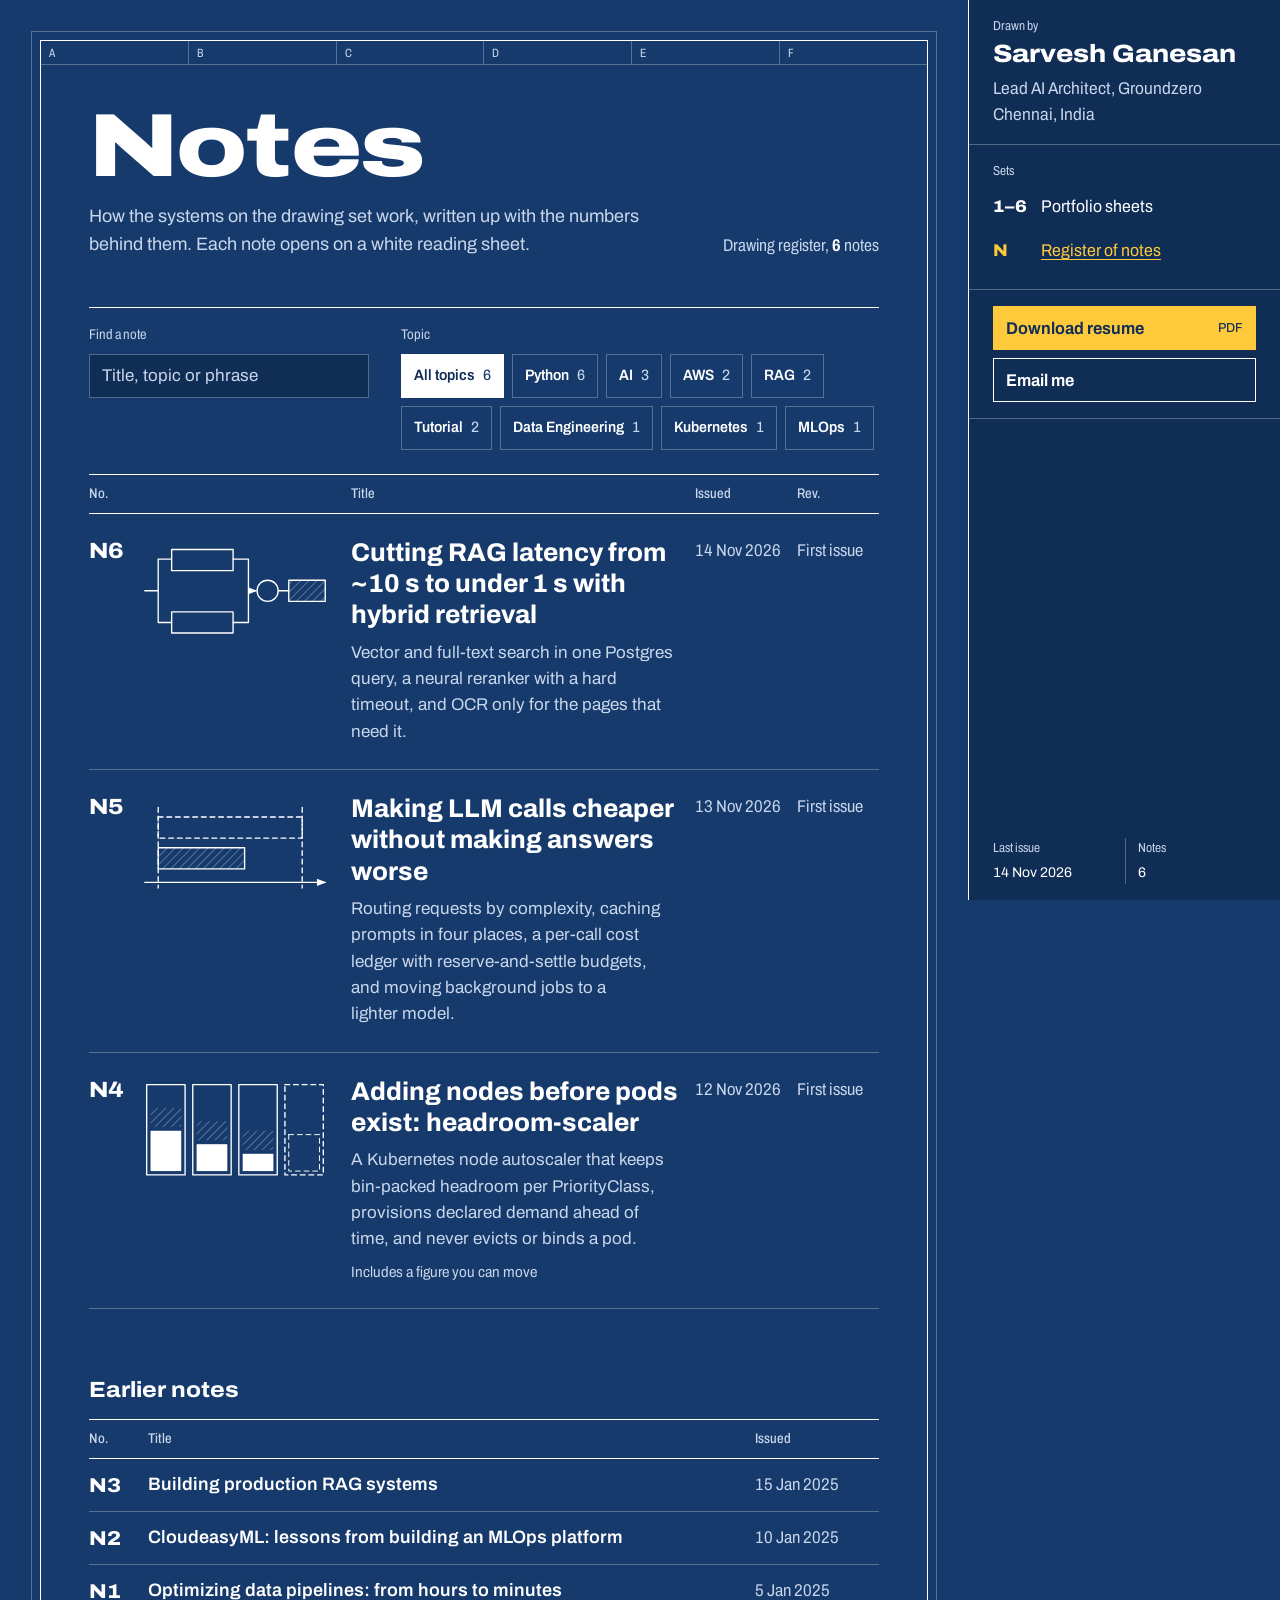
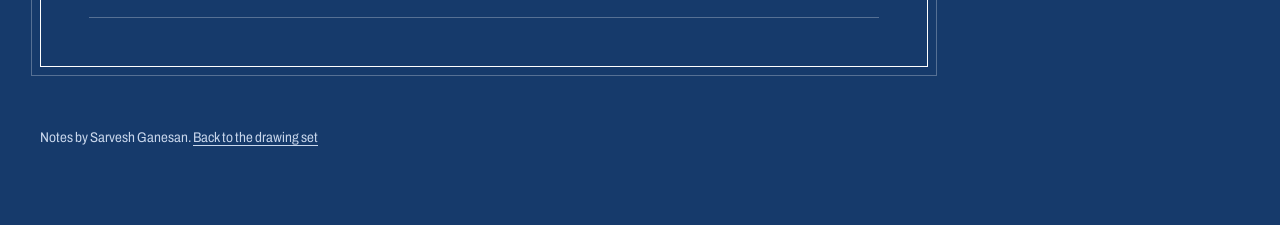
<file: index.html>
<!DOCTYPE html>
<html lang="en">
<head>
<meta charset="utf-8">
<meta name="viewport" content="width=device-width, initial-scale=1">
<title>Notes by Sarvesh Ganesan</title>
<meta name="description" content="Sarvesh Ganesan's engineering notes on agentic AI, retrieval, LLM cost and Kubernetes, kept as a drawing register.">
<meta name="author" content="Sarvesh Ganesan">
<meta name="robots" content="index, follow">
<meta name="theme-color" content="#163a6b">
<link rel="canonical" href="https://sarvesh-ganesanw.github.io/sarvesh-blog/">

<meta property="og:type" content="website">
<meta property="og:url" content="https://sarvesh-ganesanw.github.io/sarvesh-blog/">
<meta property="og:title" content="Notes by Sarvesh Ganesan">
<meta property="og:description" content="Engineering notes on agentic AI, retrieval, LLM cost and Kubernetes.">
<meta property="og:site_name" content="Notes by Sarvesh Ganesan">
<meta property="og:locale" content="en_US">

<meta name="twitter:card" content="summary">
<meta name="twitter:site" content="@sarveshganesan">
<meta name="twitter:creator" content="@sarveshganesan">
<meta name="twitter:title" content="Notes by Sarvesh Ganesan">
<meta name="twitter:description" content="Engineering notes on agentic AI, retrieval, LLM cost and Kubernetes.">

<link rel="preconnect" href="https://fonts.googleapis.com">
<link rel="preconnect" href="https://fonts.gstatic.com" crossorigin>
<link href="https://fonts.googleapis.com/css2?family=Archivo:ital,wdth,wght@0,62..125,100..900;1,62..125,100..900&display=swap" rel="stylesheet">
<link rel="stylesheet" href="style.css">
</head>
<body class="register-page">
<a class="skip" href="#register">Skip to the register</a>
<div class="set">

<header class="titleblock" aria-label="Title block">
  <div class="tb-cell tb-identity">
    <span class="tb-label">Drawn by</span>
    <p class="tb-name"><a href="https://sarvesh-ganesanw.github.io/sarvesh-portfolio/">Sarvesh Ganesan</a></p>
    <p class="tb-role">Lead AI Architect, Groundzero<br>Chennai, India</p>
  </div>
  <nav class="tb-cell tb-index" aria-label="Site">
    <span class="tb-label">Sets</span>
    <ul class="sheet-index">
      <li><a href="https://sarvesh-ganesanw.github.io/sarvesh-portfolio/"><span class="no">1–6</span><span class="t">Portfolio sheets</span></a></li>
      <li><a href="./" aria-current="page"><span class="no">N</span><span class="t">Register of notes</span></a></li>
    </ul>
  </nav>
  <div class="tb-cell tb-actions-cell">
    <div class="tb-actions">
      <a class="btn primary" href="https://sarvesh-ganesanw.github.io/sarvesh-portfolio/Sarvesh_Resume.pdf">Download resume <small>PDF</small></a>
      <a class="btn" href="mailto:sarveshganesan2002@gmail.com">Email me</a>
    </div>
  </div>
  <div class="tb-cell tb-foot">
    <div><span class="tb-label">Last issue</span><span class="nums" id="last-issue">–</span></div>
    <div><span class="tb-label">Notes</span><span class="nums" id="note-count">–</span></div>
  </div>
</header>

<main id="register">
<section class="sheet" aria-labelledby="reg-title">
  <div class="grid-ref" aria-hidden="true"><span>A</span><span>B</span><span>C</span><span>D</span><span>E</span><span>F</span></div>
  <div class="reg-intro">
    <div>
      <h1 class="reg-title" id="reg-title">Notes</h1>
      <p class="lede">How the systems on the drawing set work, written up with the numbers behind them. Each note opens on a white reading sheet.</p>
    </div>
    <p class="sheet-no" id="register-count" aria-live="polite">Drawing register</p>
  </div>

  <form class="finder" role="search" aria-label="Find a note" id="finder">
    <div>
      <label class="finder-label" for="search-input">Find a note</label>
      <div class="search-field">
        <input type="search" id="search-input" name="q" placeholder="Title, topic or phrase" autocomplete="off" spellcheck="false">
        <button type="button" class="clear-search" id="clear-search" aria-label="Clear the search" disabled>
          <svg viewBox="0 0 12 12" aria-hidden="true"><path d="M1 1 L11 11 M11 1 L1 11" stroke="currentColor" stroke-width="1.4"/></svg>
        </button>
      </div>
    </div>
    <fieldset class="layers">
      <legend class="finder-label">Topic</legend>
      <div class="layer-list" id="topic-list"></div>
    </fieldset>
  </form>

  <svg width="0" height="0" aria-hidden="true" style="position:absolute">
    <defs>
      <pattern id="hatch-s" width="6" height="6" patternUnits="userSpaceOnUse" patternTransform="rotate(45)"><line x1="0" y1="0" x2="0" y2="6" stroke="#fff" stroke-width="1" opacity=".6"/></pattern>
      <marker id="arr-s" viewBox="0 0 10 10" refX="9" refY="5" markerWidth="7" markerHeight="7" orient="auto-start-reverse"><path d="M0 1 L10 5 L0 9 z" fill="#fff"/></marker>
    </defs>
  </svg>

  <div id="register-current">
    <table class="register">
      <thead><tr><th scope="col">No.</th><th scope="col" class="plan-head"><span class="visually-hidden">Key plan</span></th><th scope="col">Title</th><th scope="col">Issued</th><th scope="col">Rev.</th></tr></thead>
      <tbody id="current-rows"></tbody>
    </table>
  </div>

  <div id="register-earlier">
    <h2 class="earlier-head">Earlier notes</h2>
    <table class="register earlier">
      <thead><tr><th scope="col">No.</th><th scope="col">Title</th><th scope="col">Issued</th></tr></thead>
      <tbody id="earlier-rows"></tbody>
    </table>
  </div>

  <div class="empty" id="register-empty" hidden>
    <h2>No note matches</h2>
    <p id="empty-detail">Try a shorter phrase, or show every note.</p>
    <button type="button" class="btn" id="show-all">Show all notes</button>
  </div>

  <noscript><p>The register is built by JavaScript. Turn it on to see the list of notes.</p></noscript>
</section>
<footer class="colophon">Notes by Sarvesh Ganesan. <a href="https://sarvesh-ganesanw.github.io/sarvesh-portfolio/">Back to the drawing set</a></footer>
</main>
</div>
<script type="module" src="script.js"></script>
</body>
</html>
</file>
<file: style.css>
/*
 * Sarvesh Ganesan, notes. The site is a drawing set: the register (index) is a
 * cyanotype sheet with a title block; each note is a white reading sheet.
 *
 * System, held everywhere:
 *   spacing   4 px base: 4, 8, 12, 16, 24, 32, 48, 64, 96
 *   borders   one UI width (1 px); the focus ring alone is 2 px
 *   radius    0 on everything (drawn sheets have square corners)
 *   shadows   none; depth comes from ruled frames
 *   colour    blue ground and white linework; signal yellow only for the
 *             current item, focus and the one primary action of a view
 *   type      Archivo (width axis carries character), a system mono for code only
 *   motion    under 300 ms, ease-out, transform and opacity only
 */

:root {
  --ground: #163a6b;
  --ground-deep: #102d55;
  --line: #ffffff;
  --line-dim: #c9d7ec;
  --line-faint: rgba(255, 255, 255, 0.28);
  --line-wash: rgba(255, 255, 255, 0.1);
  --signal: #ffc93c;

  /* The reading sheet. Overridden below for the cyanotype (dark) sheet. */
  --paper: #f3f5f1;
  --paper-raised: #ffffff;
  --ink: #163a6b;
  --ink-body: #1d355c;
  --ink-soft: #3f5d88;
  --ink-faint: rgba(22, 58, 107, 0.22);
  --ink-wash: #e2e9f1;
  --code-ground: #163a6b;
  --code-type: #ffffff;
  --code-dim: #c9d7ec;
  --frame-outline: #ffffff;

  --rule: 1px;
  --focus-ring: 2px;
  --s1: 4px;
  --s2: 8px;
  --s3: 12px;
  --s4: 16px;
  --s6: 24px;
  --s8: 32px;
  --s12: 48px;
  --s16: 64px;
  --s24: 96px;
  --gutter: 40px;
  --strip: 312px;
  --hit: 44px;

  --ease-out: cubic-bezier(0.23, 1, 0.32, 1);
  --press: 120ms;
  --mono: ui-monospace, "SF Mono", Menlo, Consolas, monospace;
}

@media (prefers-color-scheme: dark) {
  :root {
    --paper: #102d55;
    --paper-raised: #163a6b;
    --ink: #ffffff;
    --ink-body: #e6edf7;
    --ink-soft: #c9d7ec;
    --ink-faint: rgba(255, 255, 255, 0.28);
    --ink-wash: rgba(255, 255, 255, 0.1);
    --code-ground: #0b2242;
    --frame-outline: rgba(255, 255, 255, 0.28);
  }
}

* { box-sizing: border-box; }
html { scroll-behavior: smooth; }
body {
  margin: 0;
  background: var(--ground);
  color: var(--line);
  font-family: "Archivo", system-ui, sans-serif;
  font-size: 17px;
  line-height: 1.55;
  -webkit-font-smoothing: antialiased;
  text-size-adjust: 100%;
}
h1, h2, h3, h4 { text-wrap: balance; }
p, li, figcaption, blockquote { text-wrap: pretty; }
p { margin: 0 0 var(--s4); }
a { color: inherit; text-decoration-thickness: var(--rule); text-underline-offset: 3px; }
:focus-visible { outline: var(--focus-ring) solid var(--signal); outline-offset: 3px; }
button, input { font: inherit; color: inherit; }
.visually-hidden {
  position: absolute; width: 1px; height: 1px; overflow: hidden;
  clip: rect(0 0 0 0); white-space: nowrap;
}
.skip {
  position: absolute; left: -999px; top: var(--s2); z-index: 10;
  background: var(--signal); color: var(--ground-deep); padding: var(--s2) var(--s3);
  font-weight: 700;
}
.skip:focus { left: var(--s2); }
.nums { font-variant-numeric: tabular-nums; }

/* Buttons in the title block (the one primary action is yellow) */
.btn {
  display: flex; justify-content: space-between; align-items: center; gap: var(--s3);
  min-height: var(--hit); padding: var(--s2) var(--s3);
  border: var(--rule) solid var(--line); text-decoration: none;
  font-weight: 650; font-stretch: 95%; line-height: 1.25;
  background: transparent; color: inherit; cursor: pointer;
  transition: transform var(--press) var(--ease-out);
}
.btn:hover { background: var(--line-wash); }
.btn:active { transform: scale(0.97); }
.btn.primary { background: var(--signal); color: var(--ground-deep); border-color: var(--signal); }
.btn.primary:hover { background: var(--line); border-color: var(--line); }
.btn small { font-weight: 450; font-size: 13px; }

/* ==========================================================================
   Register (index.html): sheets on the left, title block on the right
   ========================================================================== */

.set {
  display: grid;
  grid-template-columns: minmax(0, 1fr) var(--strip);
  min-height: 100vh;
}
.set main { min-width: 0; }

.titleblock {
  grid-column: 2; grid-row: 1;
  position: sticky; top: 0; height: 100vh;
  overflow-y: auto; scrollbar-width: none;
  background: var(--ground-deep);
  border-left: var(--rule) solid var(--line);
  display: flex; flex-direction: column;
}
/* A second hairline outside the first: the drawn double border of a title block. */
.titleblock::before {
  content: ""; position: absolute; top: 0; bottom: 0; left: -5px;
  border-left: var(--rule) solid var(--line);
}
.titleblock::-webkit-scrollbar { display: none; }
.tb-cell { border-bottom: var(--rule) solid var(--line-faint); padding: var(--s4) var(--s6); }
.tb-label { display: block; font-size: 13px; font-stretch: 80%; color: var(--line-dim); margin-bottom: var(--s1); }
.tb-name { margin: 0; font-size: 25px; font-weight: 800; font-stretch: 112%; line-height: 1.1; }
.tb-name a { text-decoration: none; }
.tb-role { margin: var(--s2) 0 0; font-stretch: 90%; color: var(--line-dim); }
.sheet-index { list-style: none; margin: 0; padding: 0; }
.sheet-index a {
  display: grid; grid-template-columns: 48px 1fr; align-items: center;
  min-height: var(--hit); text-decoration: none; font-stretch: 92%;
}
.sheet-index a:hover .t { text-decoration: underline; }
.sheet-index .no { font-weight: 800; font-stretch: 110%; }
.sheet-index a[aria-current="page"] { color: var(--signal); }
.sheet-index a[aria-current="page"] .t { text-decoration: underline; }
.tb-actions { display: grid; gap: var(--s2); }
.tb-foot { margin-top: auto; display: grid; grid-template-columns: 1fr 1fr; border-bottom: 0; font-size: 14px; }
.tb-foot div + div { border-left: var(--rule) solid var(--line-faint); padding-left: var(--s3); }

.sheet {
  position: relative;
  margin: var(--gutter);
  border: var(--rule) solid var(--line);
  outline: var(--rule) solid var(--line-faint);
  outline-offset: var(--s2);
  padding: var(--s16) var(--s12) var(--s12);
}
.grid-ref {
  position: absolute; top: 0; left: 0; right: 0; height: 24px;
  display: flex; border-bottom: var(--rule) solid var(--line-faint);
  font-size: 12px; font-stretch: 75%; color: var(--line-dim);
}
.grid-ref span { flex: 1; padding-left: var(--s2); line-height: 24px; border-right: var(--rule) solid var(--line-faint); }
.grid-ref span:last-child { border-right: 0; }

.reg-intro {
  display: grid; grid-template-columns: minmax(0, 1fr) auto;
  gap: var(--s4) var(--s12); align-items: end; margin-bottom: var(--s12);
}
.reg-title { margin: 0; font-size: clamp(56px, 7vw, 112px); font-weight: 850; font-stretch: 125%; line-height: 0.92; letter-spacing: -0.02em; }
.lede { max-width: 62ch; margin: var(--s4) 0 0; color: var(--line-dim); font-size: 18px; }
.sheet-no { margin: 0; font-stretch: 80%; color: var(--line-dim); white-space: nowrap; }
.sheet-no b { color: var(--line); font-weight: 700; }

/* Finder: search and topic layers, ruled like a schedule header */
.finder {
  display: grid; grid-template-columns: minmax(200px, 280px) minmax(0, 1fr);
  gap: var(--s4) var(--s8); align-items: start;
  border-top: var(--rule) solid var(--line); padding: var(--s4) 0 var(--s6);
}
.finder-label { display: block; font-size: 14px; font-stretch: 80%; color: var(--line-dim); margin-bottom: var(--s2); }
.search-field { position: relative; }
.search-field input {
  width: 100%; min-height: var(--hit); padding: var(--s2) var(--s12) var(--s2) var(--s3);
  background: var(--ground-deep); border: var(--rule) solid var(--line-faint); border-radius: 0;
  color: var(--line); appearance: none;
}
.search-field input::placeholder { color: var(--line-dim); opacity: 1; }
.search-field input:hover { border-color: var(--line-dim); }
.search-field input:focus-visible { border-color: var(--line); outline-offset: 0; }
.search-field input::-webkit-search-cancel-button { display: none; }
.clear-search {
  position: absolute; top: 0; right: 0; width: var(--hit); height: var(--hit);
  display: grid; place-items: center; background: none; border: 0; cursor: pointer; color: var(--line);
}
.clear-search:hover { background: var(--line-wash); }
.clear-search:disabled { visibility: hidden; }
.clear-search svg { width: 12px; height: 12px; }

fieldset.layers { border: 0; margin: 0; padding: 0; min-width: 0; }
fieldset.layers legend { padding: 0; }
.layer-list { display: flex; flex-wrap: wrap; gap: var(--s2); }
.layer input { position: absolute; opacity: 0; width: 1px; height: 1px; }
.layer label {
  display: inline-flex; align-items: center; gap: var(--s2);
  min-height: var(--hit); padding: 0 var(--s3);
  border: var(--rule) solid var(--line-faint); cursor: pointer;
  font-weight: 600; font-stretch: 92%; font-size: 15px; white-space: nowrap;
  transition: transform var(--press) var(--ease-out);
}
.layer label:hover { border-color: var(--line); background: var(--line-wash); }
.layer label:active { transform: scale(0.97); }
.layer label .count { font-weight: 450; color: var(--line-dim); font-variant-numeric: tabular-nums; }
.layer input:checked + label { background: var(--line); border-color: var(--line); color: var(--ground-deep); }
.layer input:checked + label .count { color: var(--ground); }
.layer input:focus-visible + label { outline: var(--focus-ring) solid var(--signal); outline-offset: 3px; }

/* Register tables */
.register { width: 100%; border-collapse: collapse; }
.register th {
  text-align: left; font-weight: 500; font-stretch: 80%; color: var(--line-dim); font-size: 14px;
  border-top: var(--rule) solid var(--line); border-bottom: var(--rule) solid var(--line);
  padding: var(--s2) var(--s4) var(--s2) 0;
}
.register td { border-bottom: var(--rule) solid var(--line-faint); padding: var(--s6) var(--s4) var(--s6) 0; vertical-align: top; }
.register td.no { font-weight: 800; font-stretch: 112%; font-size: 22px; white-space: nowrap; line-height: 1.2; font-variant-numeric: tabular-nums; }
.register td.date, .register td.rev { white-space: nowrap; color: var(--line-dim); font-stretch: 85%; font-variant-numeric: tabular-nums; }
.register td.plan { width: 212px; }
.register td.plan svg { display: block; width: 192px; height: auto; color: var(--line); }
.register .title a {
  font-size: clamp(21px, 2vw, 28px); font-weight: 750; line-height: 1.15;
  text-decoration: none;
}
.register .title a:hover { text-decoration: underline; }
.register .title p { margin: var(--s2) 0 0; color: var(--line-dim); max-width: 60ch; }
.register .title .aside { display: block; margin-top: var(--s2); font-size: 15px; font-stretch: 88%; color: var(--line-dim); }
.register tr:hover td.no, .register tr:focus-within td.no { text-decoration: underline; text-underline-offset: 6px; }
.register.earlier td { padding: var(--s1) var(--s4) var(--s1) 0; vertical-align: middle; }
.register.earlier td.no { font-size: 20px; }
.register.earlier .title a { display: inline-flex; align-items: center; min-height: var(--hit); font-size: 18px; font-weight: 600; }
.earlier-head { margin: var(--s16) 0 var(--s3); font-size: 22px; font-weight: 750; font-stretch: 110%; }

.empty {
  border-top: var(--rule) solid var(--line); border-bottom: var(--rule) solid var(--line-faint);
  padding: var(--s8) 0;
}
.empty h2 { margin: 0 0 var(--s2); font-size: 22px; font-weight: 750; font-stretch: 105%; }
.empty p { color: var(--line-dim); max-width: 56ch; }
.empty .btn { display: inline-flex; }

/* Key plan schematics (register thumbnails). Lineweight carries meaning here. */
.sch text { fill: currentColor; font-family: "Archivo", sans-serif; font-stretch: 80%; font-size: 15px; }
.sch .ln { fill: none; stroke: currentColor; stroke-width: 1.4; stroke-linejoin: round; stroke-linecap: round; }
.sch .thin { stroke-width: 1; }
.sch .dash { stroke-dasharray: 5 4; }
.sch .hatch { fill: url(#hatch-s); }
.sch .solid { fill: currentColor; }

.colophon { margin: 0 var(--gutter) var(--gutter); padding: var(--s2) 0 var(--s6); font-size: 14px; color: var(--line-dim); font-stretch: 85%; }
.colophon a { display: inline-block; padding: var(--s3) 0; }

/* ==========================================================================
   Reading sheet (post.html)
   ========================================================================== */

.strip {
  position: relative;
  display: flex; flex-wrap: wrap; align-items: center; justify-content: space-between;
  gap: 0 var(--s6); padding: var(--s1) var(--gutter);
  border-bottom: var(--rule) solid var(--line);
}
.strip::after {
  content: ""; position: absolute; left: 0; right: 0; bottom: -5px;
  border-bottom: var(--rule) solid var(--line);
}
.strip .who { display: inline-flex; align-items: center; min-height: var(--hit); font-weight: 800; font-stretch: 115%; font-size: 19px; text-decoration: none; }
.strip ul { display: flex; flex-wrap: wrap; gap: 0 var(--s6); list-style: none; margin: 0; padding: 0; font-stretch: 92%; }
.strip ul a { display: inline-flex; align-items: center; min-height: var(--hit); text-decoration: none; }
.strip ul a:hover { text-decoration: underline; }

.print {
  background: var(--paper); color: var(--ink);
  margin: var(--s6) var(--gutter) var(--gutter);
  padding: var(--s16) var(--s16) var(--s12);
  border: var(--rule) solid var(--ink);
  outline: var(--rule) solid var(--frame-outline); outline-offset: var(--s2);
}
@media (prefers-color-scheme: dark) {
  .print { border-color: var(--line); }
}
.print a { color: var(--ink); text-decoration-color: currentColor; }
.print a:hover { background: var(--ink-wash); }
.print :focus-visible { outline-color: var(--ink); box-shadow: 0 0 0 5px var(--signal); }
.print > * { max-width: 1120px; margin-left: auto; margin-right: auto; }

.post-head {
  display: grid; grid-template-columns: minmax(0, 1fr) 280px;
  gap: var(--s6) var(--s12); align-items: end;
  border-bottom: var(--rule) solid var(--ink); padding-bottom: var(--s6);
}
.post-head h1 { margin: 0; font-size: clamp(36px, 4.6vw, 64px); font-weight: 820; font-stretch: 118%; line-height: 1.02; letter-spacing: -0.015em; }
.mini-tb { margin: 0; border: var(--rule) solid var(--ink); font-size: 15px; display: grid; grid-template-columns: 1fr 1fr; }
.mini-tb div { padding: var(--s2) var(--s3); border-bottom: var(--rule) solid var(--ink-faint); min-width: 0; }
.mini-tb div:nth-child(odd) { border-right: var(--rule) solid var(--ink-faint); }
.mini-tb div:nth-last-child(-n+2) { border-bottom: 0; }
.mini-tb dt { font-size: 13px; font-stretch: 80%; color: var(--ink-soft); }
.mini-tb dd { margin: 0; font-weight: 650; font-stretch: 95%; font-variant-numeric: tabular-nums; }
.standfirst { max-width: 37rem; margin: var(--s6) 0 0; font-size: 21px; line-height: 1.5; font-stretch: 96%; color: var(--ink); }

.post-body {
  display: grid; grid-template-columns: minmax(0, 1fr) 240px;
  gap: var(--s16); align-items: start; margin-top: var(--s8);
}

/* Key plan: the table of contents, kept in the margin */
.keyplan {
  position: sticky; top: var(--s6); grid-column: 2; grid-row: 1; font-size: 15px;
  max-height: calc(100vh - var(--s12)); overflow-y: auto; scrollbar-width: none;
}
.keyplan::-webkit-scrollbar { display: none; }
.keyplan summary { list-style: none; }
.keyplan summary::-webkit-details-marker { display: none; }
.keyplan-title {
  display: flex; align-items: center; gap: var(--s3);
  border-top: var(--rule) solid var(--ink); padding-top: var(--s2);
  font-weight: 700; font-stretch: 92%;
}
.keyplan-title small { margin-left: auto; font-weight: 450; color: var(--ink-soft); }
.keyplan ol { list-style: none; margin: var(--s2) 0 0; padding: 0; }
.keyplan li { margin: 0; }
.keyplan a {
  position: relative; display: flex; align-items: center; min-height: var(--hit);
  padding: var(--s1) 0 var(--s1) var(--s6);
  line-height: 1.3; text-decoration: none; color: var(--ink-soft);
}
.keyplan li.sub a { padding-left: var(--s8); font-size: 14px; }
.keyplan a::before {
  content: ""; position: absolute; left: var(--s1); top: 50%; width: 8px; height: 8px; margin-top: -4px;
  border: var(--rule) solid var(--ink-faint);
}
.keyplan li.sub a::before { left: var(--s3); }
.keyplan a:hover { color: var(--ink); background: none; text-decoration: underline; }
.keyplan a[aria-current="location"] { color: var(--ink); font-weight: 700; }
.keyplan a[aria-current="location"]::before { background: var(--signal); border-color: var(--ink); }

/* Prose: 37rem at 18 px is about 68 characters a line */
.prose { grid-column: 1; grid-row: 1; min-width: 0; font-size: 18px; line-height: 1.6; overflow-wrap: break-word; }
.prose > * { max-width: 37rem; }
/* Figures, tables and code may use the whole column; only running text keeps the measure. */
.prose > .figure, .prose > .table-scroll, .prose > pre { max-width: none; }
.prose p, .prose li { color: var(--ink-body); }
.prose h2 { font-size: 28px; font-weight: 780; font-stretch: 112%; line-height: 1.15; margin: var(--s12) 0 var(--s3); color: var(--ink); scroll-margin-top: var(--s6); }
.prose h3 { font-size: 21px; font-weight: 720; font-stretch: 104%; line-height: 1.25; margin: var(--s8) 0 var(--s2); color: var(--ink); scroll-margin-top: var(--s6); }
.prose h4 { font-size: 18px; font-weight: 700; margin: var(--s6) 0 var(--s2); }
.prose > :first-child { margin-top: 0; }
.prose ul, .prose ol { padding-left: var(--s6); margin: 0 0 var(--s4); }
.prose li { margin: var(--s1) 0; }
.prose li::marker { color: var(--ink-soft); font-variant-numeric: tabular-nums; }
.prose strong { font-weight: 700; color: var(--ink); }
.prose hr { border: 0; border-top: var(--rule) solid var(--ink-faint); margin: var(--s8) 0; }
.prose img { max-width: 100%; height: auto; outline: var(--rule) solid rgba(0, 0, 0, 0.1); outline-offset: -1px; }
.prose blockquote {
  margin: var(--s6) 0; padding: var(--s1) 0 var(--s1) var(--s4);
  border-left: var(--rule) solid var(--ink);
  color: var(--ink); font-stretch: 96%;
}
.prose blockquote p { color: var(--ink); }
.prose blockquote > :last-child { margin-bottom: 0; }
.prose :not(pre) > code {
  font-family: var(--mono); font-size: 0.86em; background: var(--ink-wash);
  padding: 0.08em 0.32em; color: var(--ink);
}

/* Code blocks: the blue ground on the paper. Highlighting by weight and tone, not hue. */
.prose pre {
  margin: var(--s6) 0; padding: var(--s6);
  background: var(--code-ground); color: var(--code-type);
  border: var(--rule) solid var(--code-ground);
  overflow-x: auto; font-size: 15px; line-height: 1.55; tab-size: 4;
  scrollbar-width: thin; scrollbar-color: var(--code-dim) transparent;
}
@media (prefers-color-scheme: dark) {
  .prose pre { border-color: var(--ink-faint); }
}
.prose pre code { font-family: var(--mono); background: none; padding: 0; color: inherit; font-size: inherit; }
.token.comment, .token.prolog, .token.doctype, .token.cdata { color: var(--code-dim); font-style: italic; }
.token.punctuation, .token.operator { color: var(--code-dim); }
.token.keyword, .token.builtin, .token.important, .token.atrule { font-weight: 700; color: var(--code-type); }
.token.string, .token.char, .token.attr-value, .token.regex { color: var(--code-dim); }
.token.function, .token.class-name, .token.number, .token.boolean, .token.property, .token.constant { color: var(--code-type); }
.token.decorator, .token.annotation { color: var(--code-dim); font-weight: 700; }

/* Tables: a schedule with ruled head */
.table-scroll { overflow-x: auto; margin: var(--s6) 0; }
.prose table { border-collapse: collapse; font-size: 16px; font-variant-numeric: tabular-nums; min-width: 100%; }
.prose th {
  text-align: left; font-weight: 500; font-stretch: 85%; color: var(--ink-soft);
  border-top: var(--rule) solid var(--ink); border-bottom: var(--rule) solid var(--ink);
  padding: var(--s2) var(--s4) var(--s2) 0; white-space: nowrap;
}
.prose td { border-bottom: var(--rule) solid var(--ink-faint); padding: var(--s2) var(--s4) var(--s2) 0; color: var(--ink-body); vertical-align: top; }
.prose td strong { color: var(--ink); }

/* Previous and next */
.pager { margin-top: var(--s16); border-top: var(--rule) solid var(--ink); display: grid; grid-template-columns: 1fr 1fr; }
.pager a { display: block; padding: var(--s4) var(--s4) var(--s4) 0; text-decoration: none; min-height: var(--hit); }
.pager a:hover b { text-decoration: underline; }
.pager .older { border-left: var(--rule) solid var(--ink-faint); padding-left: var(--s4); text-align: right; grid-column: 2; }
.pager span { display: block; font-size: 14px; color: var(--ink-soft); font-stretch: 88%; }
.pager b { font-size: 19px; font-weight: 700; font-stretch: 98%; line-height: 1.25; }
.back { margin-top: var(--s4); font-weight: 650; }
.back a { display: inline-flex; align-items: center; min-height: var(--hit); }

/* Loading and error states of the sheet */
.sheet-state { padding: var(--s8) 0; max-width: 37rem; }
.sheet-state h2 { margin: 0 0 var(--s2); font-size: 28px; font-weight: 780; font-stretch: 112%; line-height: 1.15; }
.sheet-state p { color: var(--ink-body); }
.sheet-state .actions { display: flex; flex-wrap: wrap; gap: var(--s3); align-items: center; }
.loading-rule { position: relative; height: var(--rule); margin-top: var(--s6); background: var(--ink-faint); overflow: hidden; }
.loading-rule::after {
  content: ""; position: absolute; inset: 0; width: 30%; background: var(--ink);
  animation: trace 1.2s var(--ease-out) infinite;
}
@keyframes trace { from { transform: translateX(-100%); } to { transform: translateX(340%); } }
.paper-btn {
  display: inline-flex; align-items: center; min-height: var(--hit); padding: 0 var(--s4);
  border: var(--rule) solid var(--ink); background: var(--signal); color: #163a6b;
  font-weight: 700; font-stretch: 95%; cursor: pointer; text-decoration: none;
  transition: transform var(--press) var(--ease-out);
}
.print .paper-btn:hover { background: var(--ink); color: var(--paper); }
.paper-btn:active { transform: scale(0.97); }
.paper-btn:disabled { opacity: 0.5; cursor: default; transform: none; }

.site-foot { padding: var(--s1) var(--gutter) var(--s8); color: var(--line-dim); font-size: 14px; }
.site-foot a { display: inline-block; padding: var(--s3) 0; }

/* ==========================================================================
   Interactive figure (mounted by figures/*.js)
   ========================================================================== */

.figure { margin: var(--s8) 0; border: var(--rule) solid var(--ink); background: var(--paper-raised); }
.fig-controls {
  display: flex; flex-wrap: wrap; gap: var(--s3) var(--s6); align-items: center;
  padding: var(--s3) var(--s4); border-bottom: var(--rule) solid var(--ink-faint);
}
.fig-controls label.slider-label { font-weight: 650; font-stretch: 92%; font-size: 16px; white-space: nowrap; }
.slider { display: flex; align-items: center; gap: var(--s3); flex: 1 1 260px; }
.slider input[type="range"] { flex: 1 1 0; width: 0; min-width: 72px; height: var(--hit); margin: 0; accent-color: var(--ink); cursor: pointer; }
.slider output { font-weight: 800; font-stretch: 110%; min-width: 2.2ch; text-align: right; font-size: 20px; font-variant-numeric: tabular-nums; }
.slider .unit { font-size: 15px; color: var(--ink-soft); }
fieldset.mode { border: 0; padding: 0; margin: 0; display: flex; min-width: 0; }
.mode input { position: absolute; opacity: 0; width: 1px; height: 1px; }
.mode label {
  display: inline-flex; align-items: center; min-height: var(--hit); padding: 0 var(--s3);
  border: var(--rule) solid var(--ink); cursor: pointer; font-weight: 600; font-size: 15px;
  transition: transform var(--press) var(--ease-out);
}
.mode label + input + label { border-left: 0; }
.mode label:hover { background: var(--ink-wash); }
.mode label:active { transform: scale(0.97); }
.mode input:checked + label { background: var(--ink); color: var(--paper-raised); }
.mode input:focus-visible + label { outline: var(--focus-ring) solid var(--ink); outline-offset: 2px; box-shadow: 0 0 0 5px var(--signal); }
.fig-draw { padding: var(--s2) var(--s3) 0; }
.fig-draw svg { display: block; width: 100%; height: auto; color: var(--ink); }
.fig-draw text { fill: currentColor; font-family: "Archivo", sans-serif; font-stretch: 82%; font-size: inherit; }
.fig-draw .ln { fill: none; stroke: currentColor; stroke-width: 1.5; }
.fig-draw .dash { stroke-dasharray: 6 4; }
.fig-draw .pod { fill: currentColor; }
.fig-draw .demand { fill: var(--fig-cross); stroke: currentColor; stroke-width: 1.2; }
.fig-draw .head { fill: var(--fig-diag); stroke: currentColor; stroke-width: 1.2; }
.fig-draw .pending { fill: var(--paper-raised); stroke: currentColor; stroke-width: 1.5; stroke-dasharray: 3 3; }
.fig-draw .pat-ground { fill: var(--paper-raised); }
.fig-draw .pat-line, .fig-legend .pat-line { stroke: var(--ink); fill: none; }
.fig-legend .pat-ground { fill: var(--paper-raised); }
/* Arriving pods drop into their slot from above, where the window lets them in. */
.fig-draw .drop { animation: drop 280ms var(--ease-out) both; animation-delay: var(--delay, 0ms); }
@keyframes drop { from { transform: translateY(-32px); opacity: 0; } to { transform: none; opacity: 1; } }
.fig-status { margin: 0; padding: 0 var(--s4) var(--s3); font-size: 15px; color: var(--ink); min-height: 1.5em; }
.fig-read { display: grid; grid-template-columns: 1fr 1fr; border-top: var(--rule) solid var(--ink-faint); }
.fig-read div { padding: var(--s3) var(--s4); }
.fig-read div + div { border-left: var(--rule) solid var(--ink-faint); }
.fig-read b { display: block; font-size: 30px; font-weight: 800; font-stretch: 115%; line-height: 1.1; font-variant-numeric: tabular-nums; }
.fig-read span { font-size: 15px; color: var(--ink-soft); }
.fig-legend { display: flex; flex-wrap: wrap; gap: var(--s2) var(--s6); padding: var(--s3) var(--s4); border-top: var(--rule) solid var(--ink-faint); font-size: 15px; color: var(--ink-soft); }
.fig-legend span { display: inline-flex; align-items: center; gap: var(--s2); }
.fig-legend svg { width: 18px; height: 14px; color: var(--ink); }
.figure figcaption { padding: var(--s3) var(--s4) var(--s4); border-top: var(--rule) solid var(--ink-faint); font-size: 15px; color: var(--ink-soft); line-height: 1.45; }
.figure figcaption b { color: var(--ink); }
.fig-error { padding: var(--s4); margin: 0; color: var(--ink-body); font-size: 16px; }
.fig-loading { padding: var(--s4); margin: 0; color: var(--ink-soft); font-size: 15px; }

/* ==========================================================================
   Responsive
   ========================================================================== */

@media (max-width: 1180px) {
  :root { --gutter: 24px; }
  .print { padding: var(--s12) var(--s8) var(--s8); }
  .post-body { grid-template-columns: minmax(0, 1fr); gap: 0; }
  .keyplan { position: static; grid-column: 1; grid-row: 1; margin-bottom: var(--s6); max-width: 37rem; max-height: none; }
  .prose { grid-row: 2; }
  .keyplan summary { cursor: pointer; }
  .keyplan-title { min-height: var(--hit); padding-top: 0; }
  .keyplan-title::after {
    content: ""; width: 8px; height: 8px; border-right: var(--rule) solid var(--ink); border-bottom: var(--rule) solid var(--ink);
    transform: rotate(45deg) translate(-2px, -2px); transition: transform 200ms var(--ease-out);
  }
  .keyplan[open] .keyplan-title::after { transform: rotate(-135deg) translate(-2px, -2px); }
}
@media (min-width: 1181px) {
  .keyplan summary { pointer-events: none; }
}
@media (max-width: 900px) {
  .set { display: block; }
  .titleblock { position: relative; height: auto; border-left: 0; border-bottom: var(--rule) solid var(--line); }
  .titleblock::before { top: auto; left: 0; right: 0; bottom: -5px; border-left: 0; border-bottom: var(--rule) solid var(--line); }
  .tb-identity { padding: var(--s3) var(--s4); }
  .tb-identity .tb-label, .tb-identity .tb-role, .tb-foot, .tb-actions-cell { display: none; }
  .tb-name { font-size: 18px; }
  .tb-index { padding: 0 var(--s4); border-bottom: 0; }
  .tb-index .tb-label { display: none; }
  .sheet-index { display: flex; flex-wrap: wrap; gap: 0 var(--s6); }
  .sheet-index a { display: flex; gap: var(--s2); font-size: 15px; }
  .register td.plan { display: none; }
  .sheet { margin-top: var(--s8); }
  .post-head { grid-template-columns: 1fr; }
  .standfirst { font-size: 19px; }
  .finder { grid-template-columns: 1fr; }
}
@media (max-width: 560px) {
  :root { --gutter: 16px; }
  body { font-size: 16px; }
  .sheet { padding: var(--s12) var(--s4) var(--s6); outline-offset: var(--s1); }
  .grid-ref span:nth-child(n+5) { display: none; }
  .reg-intro { grid-template-columns: 1fr; margin-bottom: var(--s8); }
  .register thead { display: none; }
  .register tr { display: grid; grid-template-columns: auto 1fr; column-gap: var(--s3); border-bottom: var(--rule) solid var(--line-faint); padding: var(--s4) 0; }
  .register td { border: 0; padding: 0; }
  .register td.no { font-size: 18px; }
  .register td.title { grid-column: 1 / -1; order: 3; margin-top: var(--s2); }
  .register td.rev { display: none; }
  .register.earlier tr { padding: var(--s2) 0; }
  .register.earlier td { padding: 0; }
  .register.earlier td.title { margin-top: 0; }
  .register.earlier tbody tr:first-child { border-top: var(--rule) solid var(--line); }
  .print { margin-top: var(--s4); padding: var(--s8) var(--s4) var(--s8); outline-offset: var(--s1); }
  .prose { font-size: 17px; }
  .prose h2 { font-size: 24px; }
  .prose pre { font-size: 13px; padding: var(--s4); }
  .fig-controls { padding: var(--s3); }
  .fig-read div, .fig-legend, .figure figcaption, .fig-status { padding-left: var(--s3); padding-right: var(--s3); }
  .fig-read b { font-size: 24px; }
  .pager { grid-template-columns: 1fr; }
  .pager .older { grid-column: 1; border-left: 0; border-top: var(--rule) solid var(--ink-faint); padding-left: 0; text-align: left; }
}

@media (prefers-reduced-motion: reduce) {
  html { scroll-behavior: auto; }
  .btn, .layer label, .mode label, .paper-btn { transition: none; }
  .btn:active, .layer label:active, .mode label:active, .paper-btn:active { transform: none; }
  .fig-draw .drop { animation: none; }
  .loading-rule::after { animation: none; width: 100%; opacity: 0.4; }
  .keyplan-title::after { transition: none; }
}
</file>
